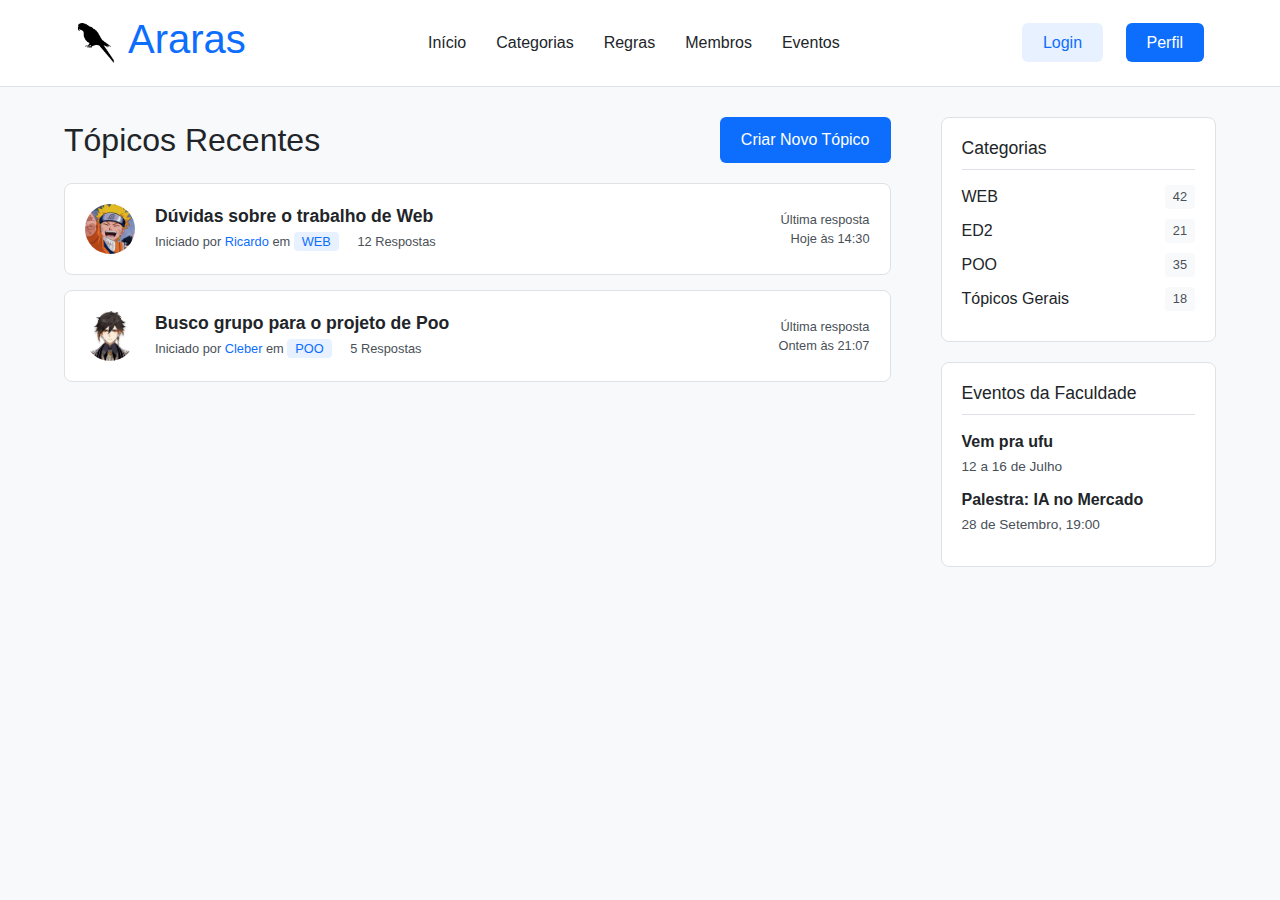
<file: index.html>
<!DOCTYPE html>
<html lang="pt-BR">

<head>
    <meta charset="UTF-8">
    <meta name="viewport" content="width=device-width, initial-scale=1.0">
    <title>Fórum Araras</title>

    <link href="https://cdn.jsdelivr.net/npm/bootstrap@5.3.3/dist/css/bootstrap.min.css" rel="stylesheet"
        integrity="sha384-QWTKZyjpPEjISv5WaRU9OFeRpok6YctnYmDr5pNlyT2bRjXh0JMhjY6hW+ALEwIH" crossorigin="anonymous">

    <link rel="stylesheet" href="style.css">

    <link rel="icon" href="92020.png" type="image/png">
</head>

<body>

    <header class="cabecalho-site">
        <div class="container d-flex justify-content-between align-items-center">
            <div class="logo d-flex align-items-center">
                <img src="92020.png" alt="Logo de Arara" class="logo-imagem">
                <h1>Araras</h1>
            </div>
            <nav class="navegacao-principal d-flex">
                <a href="index.html" class="nav-link">Início</a>
                <a href="categorias.html" class="nav-link">Categorias</a>
                <a href="regras.html" class="nav-link">Regras</a>
                <a href="membros.html" class="nav-link">Membros</a>
                <a href="eventos.html" class="nav-link active">Eventos</a>
            </nav>
            <div class="cabecalho-acoes">
                <a href="Pagina de login.html" class="botao botao-login me-2">Login</a>
                <a href="Pagina de perfil.html" class="botao botao-registrar">Perfil</a>
            </div>
        </div>
    </header>

    <div class="container conteudo-pagina">
        <main class="conteudo-principal">
            <div class="topicos-cabecalho">
                <h2>Tópicos Recentes</h2>
                <!-- Botão abre modal para criar novo tópico -->
                <button class="botao botao-primario btn" data-bs-toggle="modal" data-bs-target="#modalNovoTopico">Criar
                    Novo Tópico</button>
            </div>

            <div class="lista-topicos" id="listaTopicos">
                <!-- Tópicos serão inseridos dinamicamente aqui -->
            </div>
        </main>

        <aside class="barra-lateral">
            <div class="caixa-info">
                <h4 class="caixa-info-titulo">Categorias</h4>
                <ul class="caixa-info-lista">
                    <li><a href="#">WEB <span class="contador">42</span></a></li>
                    <li><a href="#">ED2<span class="contador">21</span></a></li>
                    <li>
                        <a href="#">POO <span class="contador">35</span></a>
                    </li>
                    <li><a href="#">Tópicos Gerais <span class="contador">18</span></a></li>
                </ul>
            </div>
            <div class="caixa-info">
                <h4 class="caixa-info-titulo">Eventos da Faculdade</h4>
                <ul class="caixa-info-lista lista-eventos">
                    <li>
                        <strong>Vem pra ufu</strong>
                        <span>12 a 16 de Julho</span>
                    </li>
                    <li>
                        <strong>Palestra: IA no Mercado</strong>
                        <span>28 de Setembro, 19:00</span>
                    </li>
                </ul>
            </div>
        </aside>
    </div>

    <div class="modal fade" id="modalNovoTopico" tabindex="-1" aria-labelledby="modalNovoTopicoLabel"
        aria-hidden="true">
        <div class="modal-dialog">
            <form class="modal-content" id="formNovoTopico">
                <div class="modal-header">
                    <h5 class="modal-title" id="modalNovoTopicoLabel">Criar Novo Tópico</h5>
                    <button type="button" class="btn-close" data-bs-dismiss="modal" aria-label="Fechar"></button>
                </div>
                <div class="modal-body">
                    <div class="mb-3">
                        <label for="tituloTopico" class="form-label">Título</label>
                        <input type="text" class="form-control" id="tituloTopico" required>
                    </div>
                    <div class="mb-3">
                        <label for="categoriaTopico" class="form-label">Categoria</label>
                        <select class="form-select" id="categoriaTopico" required>
                            <option value="WEB">WEB</option>
                            <option value="ED2">ED2</option>
                            <option value="POO">POO</option>
                            <option value="Tópicos Gerais">Tópicos Gerais</option>
                        </select>
                    </div>
                    <div class="mb-3">
                        <label for="conteudoTopico" class="form-label">Conteúdo</label>
                        <textarea class="form-control" id="conteudoTopico" rows="3" required></textarea>
                    </div>
                </div>
                <div class="modal-footer">
                    <button type="submit" class="btn btn-primary">Publicar</button>
                </div>
            </form>
        </div>
    </div>

    <script>
        let usuarioAtual = null;
        let usuarios = [
            { nome: "Ricardo", avatar: "ImagemTeste01.jpg", usuario: "ricardo", senha: "123" },
            { nome: "Cleber", avatar: "ImagemTeste02.jpg", usuario: "cleber", senha: "123" }
        ];
        let topicos = [
            {
                titulo: "Dúvidas sobre o trabalho de Web",
                autor: usuarios[0],
                categoria: "WEB",
                respostas: 12,
                ultimaResposta: "Hoje às 14:30"
            },
            {
                titulo: "Busco grupo para o projeto de Poo",
                autor: usuarios[1],
                categoria: "POO",
                respostas: 5,
                ultimaResposta: "Ontem às 21:07"
            }
        ];
        function renderTopicos() {
            const lista = document.getElementById('listaTopicos');
            lista.innerHTML = '';
            topicos.forEach(topico => {
                lista.innerHTML += `
            <div class="cartao-topico">
                <div class="topico-autor-avatar">
                    <img src="${topico.autor.avatar}" alt="Avatar do autor" class="rounded-circle">
                </div>
                <div class="topico-detalhes">
                    <h3 class="topico-titulo"><a href="#">${topico.titulo}</a></h3>
                    <div class="topico-info">
                        Iniciado por <a href="#" class="nome-autor">${topico.autor.nome}</a> em <a href="#" class="topico-categoria">${topico.categoria}</a>
                        <span class="topico-estatisticas">
                            ${topico.respostas} Respostas
                        </span>
                    </div>
                </div>
                <div class="topico-ultima-postagem">
                    <span>Última resposta</span>
                    <span>${topico.ultimaResposta}</span>
                </div>
            </div>
            `;
            });
        }
        renderTopicos();
        document.getElementById('formNovoTopico').addEventListener('submit', function (e) {
            e.preventDefault();
            if (!usuarioAtual) {
                alert('Você precisa estar logado para criar um tópico.');
                return;
            }
            const titulo = document.getElementById('tituloTopico').value;
            const categoria = document.getElementById('categoriaTopico').value;
            const conteudo = document.getElementById('conteudoTopico').value;
            topicos.unshift({
                titulo,
                autor: usuarioAtual,
                categoria,
                respostas: 0,
                ultimaResposta: "Agora"
            });
            renderTopicos();
            document.getElementById('formNovoTopico').reset();
            bootstrap.Modal.getInstance(document.getElementById('modalNovoTopico')).hide();
        });
    </script>

    <script src="https://cdn.jsdelivr.net/npm/bootstrap@5.3.3/dist/js/bootstrap.bundle.min.js"
        integrity="sha384-YvpcrYf0tY3lHB60NNkmXc5s9fDVZLESaAA55NDzOxhy9GkcIdslK1eN7N6jIeHz"
        crossorigin="anonymous"></script>
</body>

</html>
</file>
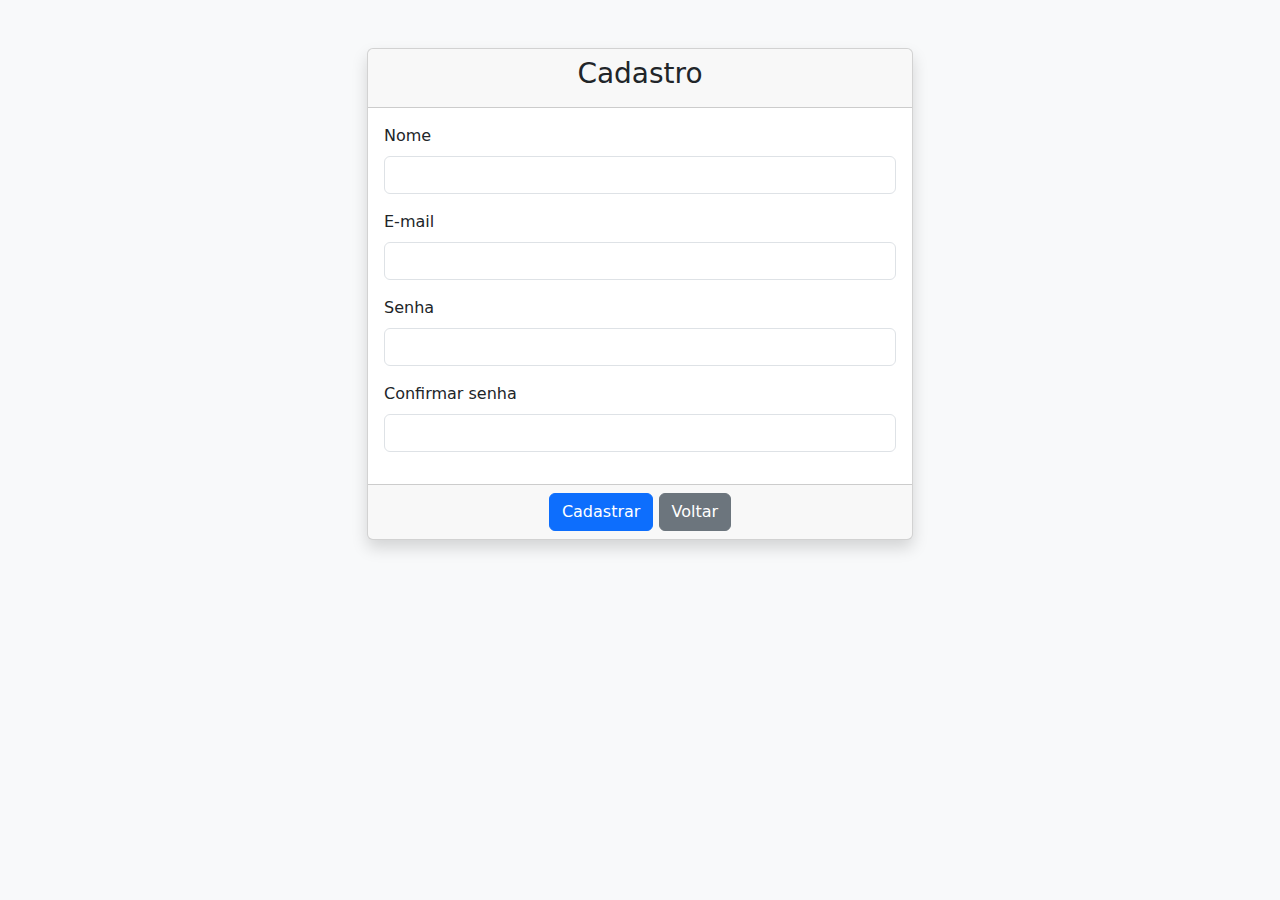
<file: Cadastrar.html>
<!DOCTYPE html>
<html lang="pt-br">
<head>
    <meta charset="UTF-8">
    <meta name="viewport" content="width=device-width, initial-scale=1">
    <title>Tela de Cadastro</title>
    <link href="https://cdn.jsdelivr.net/npm/bootstrap@5.3.0/dist/css/bootstrap.min.css" rel="stylesheet">
</head>
<body class="bg-light">
    <div class="container mt-5">
        <div class="row justify-content-center">
            <div class="col-md-6">
                <div class="card shadow">
                    <div class="card-header text-center">
                        <h3>Cadastro</h3>
                    </div>
                    <div class="card-body">
                        <form>
                            <div class="mb-3">
                                <label for="nome" class="form-label">Nome</label>
                                <input type="text" class="form-control" id="nome" required>
                            </div>
                            <div class="mb-3">
                                <label for="email" class="form-label">E-mail</label>
                                <input type="email" class="form-control" id="email" required>
                            </div>
                            <div class="mb-3">
                                <label for="senha" class="form-label">Senha</label>
                                <input type="password" class="form-control" id="senha" required>
                            </div>
                            <div class="mb-3">
                                <label for="senha" class="form-label">Confirmar senha</label>
                                <input type="password" class="form-control" id="senha" required>
                            </div>
                        </form>
                    </div>
                
                    <div class="card-footer text-center">
                        <button type="submit" class="btn btn-primary">Cadastrar</button>
                        <a href="Pagina de login.html" class="btn btn-secondary">Voltar</a>
                    </div>
                </div>
            </div>
        </div>
    </div>
</body>
</file>
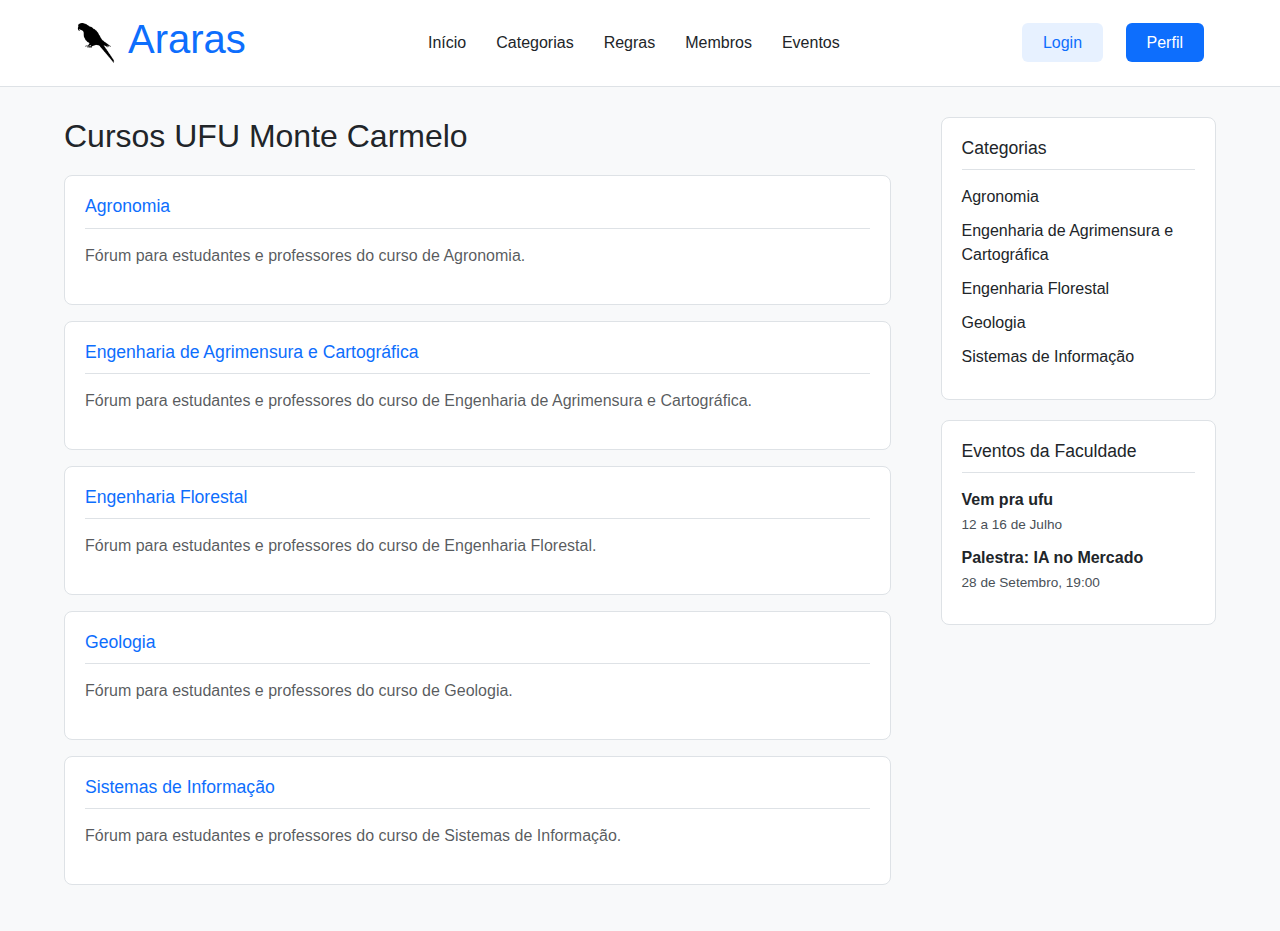
<file: categorias.html>
<!DOCTYPE html>
<html lang="pt-BR">

<head>
    <meta charset="UTF-8">
    <meta name="viewport" content="width=device-width, initial-scale=1.0">
    <title>Categorias - Fórum Araras</title>

    <link href="https://cdn.jsdelivr.net/npm/bootstrap@5.3.3/dist/css/bootstrap.min.css" rel="stylesheet"
        integrity="sha384-QWTKZyjpPEjISv5WaRU9OFeRpok6YctnYmDr5pNlyT2bRjXh0JMhjY6hW+ALEwIH" crossorigin="anonymous">

    <link rel="stylesheet" href="style.css">

    <link rel="icon" href="92020.png" type="image/png">
</head>

<body>

    <header class="cabecalho-site">
        <div class="container d-flex justify-content-between align-items-center">
            <div class="logo d-flex align-items-center">
                <img src="92020.png" alt="Logo de Arara" class="logo-imagem">
                <h1>Araras</h1>
            </div>
            <nav class="navegacao-principal d-flex">
                <a href="index.html" class="nav-link">Início</a>
                <a href="categorias.html" class="nav-link active">Categorias</a>
                <a href="regras.html" class="nav-link">Regras</a>
                <a href="membros.html" class="nav-link">Membros</a>
                <a href="eventos.html" class="nav-link">Eventos</a>
            </nav>
            <div class="cabecalho-acoes">
                <a href="Pagina de login.html" class="botao botao-login me-2">Login</a>
                <a href="Pagina de perfil.html" class="botao botao-registrar">Perfil</a>
            </div>
        </div>
    </header>

    <div class="container conteudo-pagina">
        <main class="conteudo-principal">
            <div class="topicos-cabecalho">
                <h2 id="tituloPrincipal">Cursos UFU Monte Carmelo</h2>
            </div>

            <div class="lista-principal" id="listaPrincipal">
            </div>
        </main>

        <aside class="barra-lateral">
            <div class="caixa-info">
                <h4 class="caixa-info-titulo">Categorias</h4>
                <ul class="caixa-info-lista">
                    <li><a href="categorias.html?curso=Agronomia">Agronomia</a></li>
                    <li><a href="categorias.html?curso=Engenharia%20de%20Agrimensura%20e%20Cartogr%C3%A1fica">Engenharia
                            de Agrimensura e Cartográfica</a></li>
                    <li><a href="categorias.html?curso=Engenharia%20Florestal">Engenharia Florestal</a></li>
                    <li><a href="categorias.html?curso=Geologia">Geologia</a></li>
                    <li><a href="categorias.html?curso=Sistemas%20de%20Informa%C3%A7%C3%A3o">Sistemas de Informação</a>
                    </li>
                </ul>
            </div>
            <div class="caixa-info">
                <h4 class="caixa-info-titulo">Eventos da Faculdade</h4>
                <ul class="caixa-info-lista lista-eventos">
                    <li>
                        <strong>Vem pra ufu</strong>
                        <span>12 a 16 de Julho</span>
                    </li>
                    <li>
                        <strong>Palestra: IA no Mercado</strong>
                        <span>28 de Setembro, 19:00</span>
                    </li>
                </ul>
            </div>
        </aside>
    </div>

    <div class="modal fade" id="modalLogin" tabindex="-1" aria-labelledby="modalLoginLabel" aria-hidden="true">
        <div class="modal-dialog">
            <form class="modal-content" id="formLogin">
                <div class="modal-header">
                    <h5 class="modal-title" id="modalLoginLabel">Login</h5>
                    <button type="button" class="btn-close" data-bs-dismiss="modal" aria-label="Fechar"></button>
                </div>
                <div class="modal-body">
                    <div class="mb-3">
                        <label for="loginUsuario" class="form-label">Usuário</label>
                        <input type="text" class="form-control" id="loginUsuario" required>
                    </div>
                    <div class="mb-3">
                        <label for="loginSenha" class="form-label">Senha</label>
                        <input type="password" class="form-control" id="loginSenha" required>
                    </div>
                </div>
                <div class="modal-footer">
                    <button type="submit" class="btn btn-primary">Entrar</button>
                </div>
            </form>
        </div>
    </div>

    <script src="https://cdn.jsdelivr.net/npm/bootstrap@5.3.3/dist/js/bootstrap.bundle.min.js"
        integrity="sha384-YvpcrYf0tY3lHB60NNkmXc5s9fDVZLESaAA55NDzOxhy9GkcIdslK1eN7N6jIeHz"
        crossorigin="anonymous"></script>

    <script src="categorias.js" defer></script>
</body>

</html>
</file>
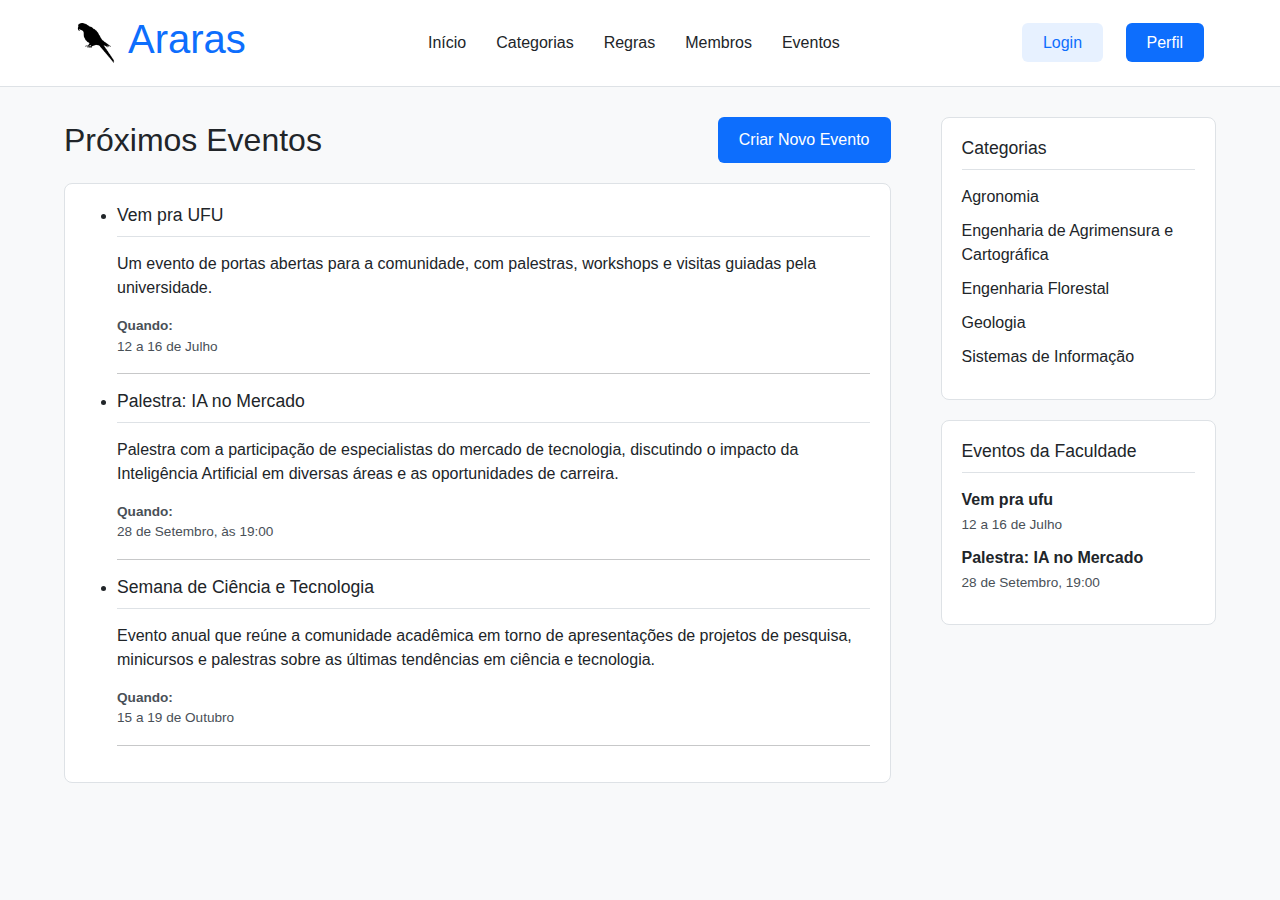
<file: eventos.html>
<!DOCTYPE html>
<html lang="pt-BR">

<head>
    <meta charset="UTF-8">
    <meta name="viewport" content="width=device-width, initial-scale=1.0">
    <title>Eventos - Fórum Araras</title>

    <link href="https://cdn.jsdelivr.net/npm/bootstrap@5.3.3/dist/css/bootstrap.min.css" rel="stylesheet"
        integrity="sha384-QWTKZyjpPEjISv5WaRU9OFeRpok6YctnYmDr5pNlyT2bRjXh0JMhjY6hW+ALEwIH" crossorigin="anonymous">

    <link rel="stylesheet" href="style.css">

    <link rel="icon" href="92020.png" type="image/png">
</head>

<body>
    
    <header class="cabecalho-site">
        <div class="container d-flex justify-content-between align-items-center">
            <div class="logo d-flex align-items-center">
                <img src="92020.png" alt="Logo de Arara" class="logo-imagem">
                <h1>Araras</h1>
            </div>
            <nav class="navegacao-principal d-flex">
                <a href="index.html" class="nav-link">Início</a>
                <a href="categorias.html" class="nav-link">Categorias</a>
                <a href="regras.html" class="nav-link">Regras</a>
                <a href="membros.html" class="nav-link">Membros</a>
                <a href="eventos.html" class="nav-link active">Eventos</a>
            </nav>
            <div class="cabecalho-acoes">
                <a href="Pagina de login.html" class="botao botao-login me-2">Login</a>
                <a href="Pagina de perfil.html" class="botao botao-registrar">Perfil</a>
            </div>
        </div>
    </header>

    <div class="container conteudo-pagina">
        <main class="conteudo-principal">
            <div class="topicos-cabecalho">
                <h2>Próximos Eventos</h2>
                <button class="botao botao-primario btn" data-bs-toggle="modal" data-bs-target="#modalNovoEvento">
                    Criar Novo Evento
                </button>
            </div>

            <div class="caixa-info">
                <div class="lista-eventos" id="listaEventos">
                </div>
            </div>
        </main>

        <aside class="barra-lateral">
            <div class="caixa-info">
                <h4 class="caixa-info-titulo">Categorias</h4>
                <ul class="caixa-info-lista">
                    <li><a href="categorias.html?curso=Agronomia">Agronomia</a></li>
                    <li><a href="categorias.html?curso=Engenharia%20de%20Agrimensura%20e%20Cartogr%C3%A1fica">Engenharia
                            de Agrimensura e Cartográfica</a></li>
                    <li><a href="categorias.html?curso=Engenharia%20Florestal">Engenharia Florestal</a></li>
                    <li><a href="categorias.html?curso=Geologia">Geologia</a></li>
                    <li><a href="categorias.html?curso=Sistemas%20de%20Informa%C3%A7%C3%A3o">Sistemas de Informação</a>
                    </li>
                </ul>
            </div>
            <div class="caixa-info">
                <h4 class="caixa-info-titulo">Eventos da Faculdade</h4>
                <ul class="caixa-info-lista lista-eventos">
                    <li>
                        <strong>Vem pra ufu</strong>
                        <span>12 a 16 de Julho</span>
                    </li>
                    <li>
                        <strong>Palestra: IA no Mercado</strong>
                        <span>28 de Setembro, 19:00</span>
                    </li>
                </ul>
            </div>
        </aside>
    </div>

    <div class="modal fade" id="modalNovoEvento" tabindex="-1" aria-labelledby="modalNovoEventoLabel"
        aria-hidden="true">
        <div class="modal-dialog">
            <form class="modal-content" id="formNovoEvento">
                <div class="modal-header">
                    <h5 class="modal-title" id="modalNovoEventoLabel">Criar Novo Evento</h5>
                    <button type="button" class="btn-close" data-bs-dismiss="modal" aria-label="Fechar"></button>
                </div>
                <div class="modal-body">
                    <div class="mb-3">
                        <label for="tituloEvento" class="form-label">Título do Evento</label>
                        <input type="text" class="form-control" id="tituloEvento" required>
                    </div>
                    <div class="mb-3">
                        <label for="dataEvento" class="form-label">Data e Hora</label>
                        <input type="text" class="form-control" id="dataEvento" placeholder="Ex: 28 de Setembro, 19:00"
                            required>
                    </div>
                    <div class="mb-3">
                        <label for="descricaoEvento" class="form-label">Descrição</label>
                        <textarea class="form-control" id="descricaoEvento" rows="3" required></textarea>
                    </div>
                </div>
                <div class="modal-footer">
                    <button type="submit" class="btn btn-primary">Publicar Evento</button>
                </div>
            </form>
        </div>
    </div>

    <div class="modal fade" id="modalLogin" tabindex="-1" aria-labelledby="modalLoginLabel" aria-hidden="true">
        <div class="modal-dialog">
            <form class="modal-content" id="formLogin">
                <div class="modal-header">
                    <h5 class="modal-title" id="modalLoginLabel">Login</h5>
                    <button type="button" class="btn-close" data-bs-dismiss="modal" aria-label="Fechar"></button>
                </div>
                <div class="modal-body">
                    <div class="mb-3">
                        <label for="loginUsuario" class="form-label">Usuário</label>
                        <input type="text" class="form-control" id="loginUsuario" required>
                    </div>
                    <div class="mb-3">
                        <label for="loginSenha" class="form-label">Senha</label>
                        <input type="password" class="form-control" id="loginSenha" required>
                    </div>
                </div>
                <div class="modal-footer">
                    <button type="submit" class="btn btn-primary">Entrar</button>
                </div>
            </form>
        </div>
    </div>

    <script src="https://cdn.jsdelivr.net/npm/bootstrap@5.3.3/dist/js/bootstrap.bundle.min.js"
        integrity="sha384-YvpcrYf0tY3lHB60NNkmXc5s9fDVZLESaAA55NDzOxhy9GkcIdslK1eN7N6jIeHz"
        crossorigin="anonymous"></script>

    <script src="eventos.js" defer></script>
</body>

</html>
</file>
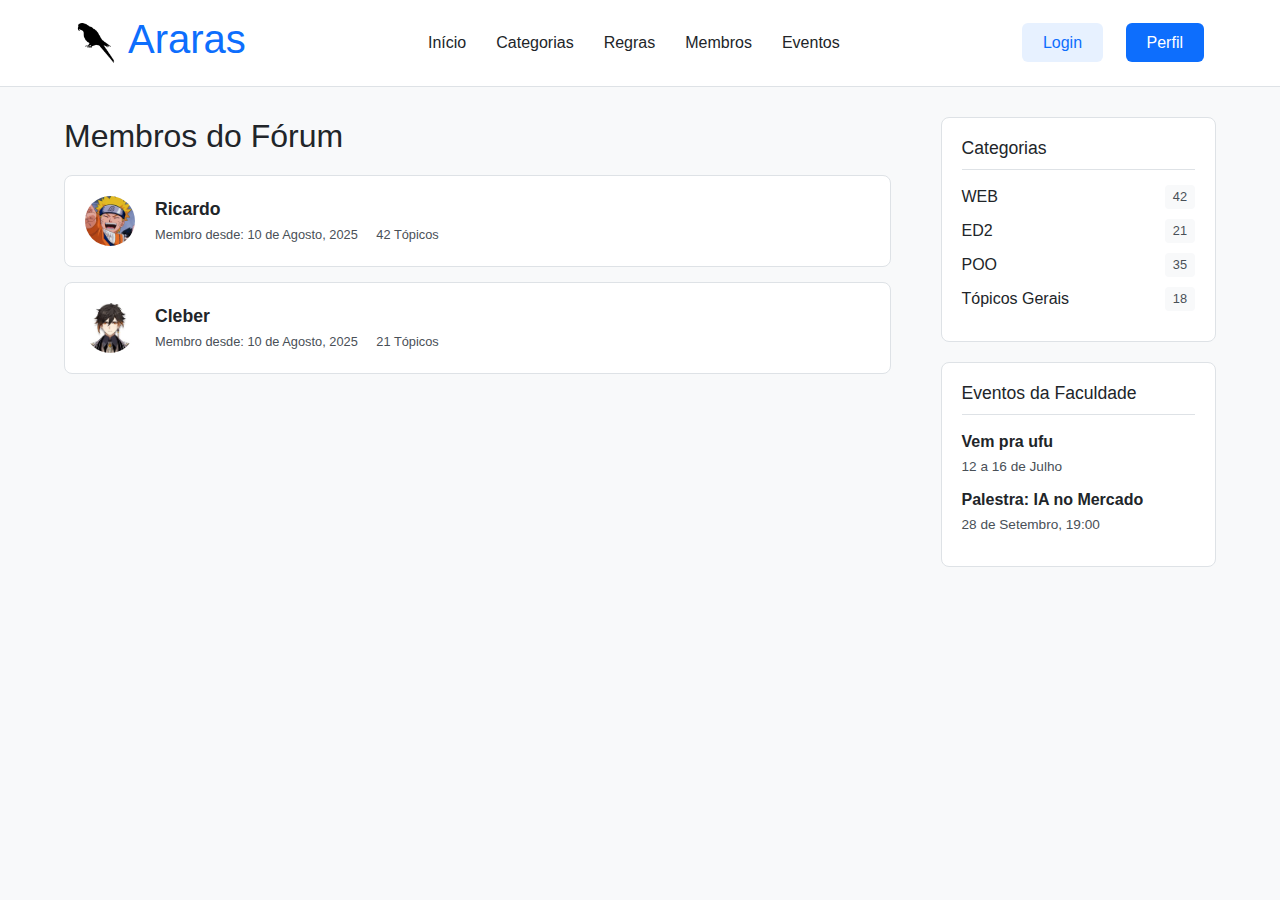
<file: membros.html>
<!DOCTYPE html>
<html lang="pt-BR">

<head>
    <meta charset="UTF-8">
    <meta name="viewport" content="width=device-width, initial-scale=1.0">
    <title>Membros - Fórum Araras</title>

    <link href="https://cdn.jsdelivr.net/npm/bootstrap@5.3.3/dist/css/bootstrap.min.css" rel="stylesheet"
        integrity="sha384-QWTKZyjpPEjISv5WaRU9OFeRpok6YctnYmDr5pNlyT2bRjXh0JMhjY6hW+ALEwIH" crossorigin="anonymous">

    <link rel="stylesheet" href="style.css">

    <link rel="icon" href="92020.png" type="image/png">
</head>

<body>

    <header class="cabecalho-site">
        <div class="container d-flex justify-content-between align-items-center">
            <div class="logo d-flex align-items-center">
                <img src="92020.png" alt="Logo de Arara" class="logo-imagem">
                <h1>Araras</h1>
            </div>
            <nav class="navegacao-principal d-flex">
                <a href="index.html" class="nav-link">Início</a>
                <a href="categorias.html" class="nav-link">Categorias</a>
                <a href="regras.html" class="nav-link">Regras</a>
                <a href="membros.html" class="nav-link active">Membros</a>
                <a href="eventos.html" class="nav-link active">Eventos</a>
            </nav>
            <div class="cabecalho-acoes">
                <a href="Pagina de login.html" class="botao botao-login me-2">Login</a>
                <a href="Pagina de perfil.html" class="botao botao-registrar">Perfil</a>
            </div>
        </div>
    </header>

    <div class="container conteudo-pagina">
        <main class="conteudo-principal">
            <div class="topicos-cabecalho">
                <h2>Membros do Fórum</h2>
            </div>
            <div class="lista-membros">
                <div class="cartao-topico">
                    <div class="topico-autor-avatar">
                        <img src="ImagemTeste01.jpg" alt="Avatar do Ricardo" class="rounded-circle">
                    </div>
                    <div class="topico-detalhes">
                        <h3 class="topico-titulo"><a href="#">Ricardo</a></h3>
                        <div class="topico-info">
                            <span>Membro desde: 10 de Agosto, 2025</span>
                            <span class="topico-estatisticas">
                                42 Tópicos
                            </span>
                        </div>
                    </div>
                </div>
                <div class="cartao-topico">
                    <div class="topico-autor-avatar">
                        <img src="ImagemTeste02.jpg" alt="Avatar do Cleber" class="rounded-circle">
                    </div>
                    <div class="topico-detalhes">
                        <h3 class="topico-titulo"><a href="#">Cleber</a></h3>
                        <div class="topico-info">
                            <span>Membro desde: 10 de Agosto, 2025</span>
                            <span class="topico-estatisticas">
                                21 Tópicos
                            </span>
                        </div>
                    </div>
                </div>
            </div>
        </main>

        <aside class="barra-lateral">
            <div class="caixa-info">
                <h4 class="caixa-info-titulo">Categorias</h4>
                <ul class="caixa-info-lista">
                    <li><a href="#">WEB <span class="contador">42</span></a></li>
                    <li><a href="#">ED2<span class="contador">21</span></a></li>
                    <li>
                        <a href="#">POO <span class="contador">35</span></a>
                    </li>
                    <li><a href="#">Tópicos Gerais <span class="contador">18</span></a></li>
                </ul>
            </div>
            <div class="caixa-info">
                <h4 class="caixa-info-titulo">Eventos da Faculdade</h4>
                <ul class="caixa-info-lista lista-eventos">
                    <li>
                        <strong>Vem pra ufu</strong>
                        <span>12 a 16 de Julho</span>
                    </li>
                    <li>
                        <strong>Palestra: IA no Mercado</strong>
                        <span>28 de Setembro, 19:00</span>
                    </li>
                </ul>
            </div>
        </aside>
    </div>

    <div class="modal fade" id="modalLogin" tabindex="-1" aria-labelledby="modalLoginLabel" aria-hidden="true">
        <div class="modal-dialog">
            <form class="modal-content" id="formLogin">
                <div class="modal-header">
                    <h5 class="modal-title" id="modalLoginLabel">Login</h5>
                    <button type="button" class="btn-close" data-bs-dismiss="modal" aria-label="Fechar"></button>
                </div>
                <div class="modal-body">
                    <div class="mb-3">
                        <label for="loginUsuario" class="form-label">Usuário</label>
                        <input type="text" class="form-control" id="loginUsuario" required>
                    </div>
                    <div class="mb-3">
                        <label for="loginSenha" class="form-label">Senha</label>
                        <input type="password" class="form-control" id="loginSenha" required>
                    </div>
                </div>
                <div class="modal-footer">
                    <button type="submit" class="btn btn-primary">Entrar</button>
                </div>
            </form>
        </div>
    </div>

    <script src="https://cdn.jsdelivr.net/npm/bootstrap@5.3.3/dist/js/bootstrap.bundle.min.js"
        integrity="sha384-YvpcrYf0tY3lHB60NNkmXc5s9fDVZLESaAA55NDzOxhy9GkcIdslK1eN7N6jIeHz"
        crossorigin="anonymous"></script>
</body>

</html>
</file>
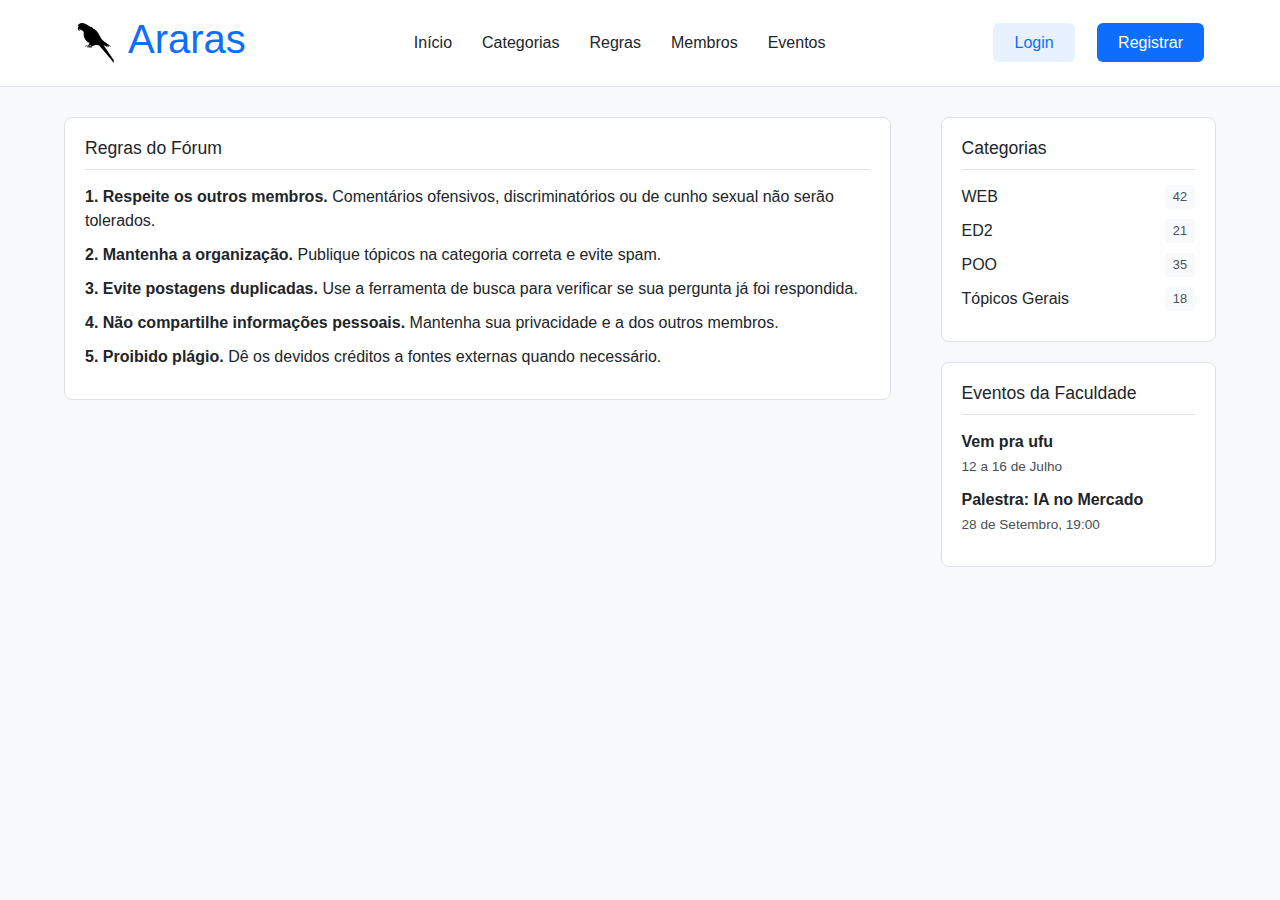
<file: Regras.html>
<!DOCTYPE html>
<html lang="pt-BR">

<head>
    <meta charset="UTF-8">
    <meta name="viewport" content="width=device-width, initial-scale=1.0">
    <title>Regras - Fórum Araras</title>

    <link href="https://cdn.jsdelivr.net/npm/bootstrap@5.3.3/dist/css/bootstrap.min.css" rel="stylesheet"
        integrity="sha384-QWTKZyjpPEjISv5WaRU9OFeRpok6YctnYmDr5pNlyT2bRjXh0JMhjY6hW+ALEwIH" crossorigin="anonymous">

    <link rel="stylesheet" href="style.css">

    <link rel="icon" href="92020.png" type="image/png">
</head>

<body>

    <header class="cabecalho-site">
        <div class="container d-flex justify-content-between align-items-center">
            <div class="logo d-flex align-items-center">
                <img src="92020.png" alt="Logo de Arara" class="logo-imagem">
                <h1>Araras</h1>
            </div>
            <nav class="navegacao-principal d-flex">
                <a href="index.html" class="nav-link">Início</a>
                <a href="categorias.html" class="nav-link">Categorias</a>
                <a href="regras.html" class="nav-link active">Regras</a>
                <a href="membros.html" class="nav-link">Membros</a>
                <a href="eventos.html" class="nav-link active">Eventos</a>
            </nav>
            <div class="cabecalho-acoes">
                <a href="#" class="botao botao-login me-2" data-bs-toggle="modal" data-bs-target="#modalLogin">Login</a>
                <a href="#" class="botao botao-registrar">Registrar</a>
            </div>
        </div>
    </header>

    <div class="container conteudo-pagina">
        <main class="conteudo-principal">
            <div class="caixa-info">
                <h2 class="caixa-info-titulo">Regras do Fórum</h2>
                <ul class="caixa-info-lista">
                    <li>
                        <strong>1. Respeite os outros membros.</strong>
                        <span>Comentários ofensivos, discriminatórios ou de cunho sexual não serão tolerados.</span>
                    </li>
                    <li>
                        <strong>2. Mantenha a organização.</strong>
                        <span>Publique tópicos na categoria correta e evite spam.</span>
                    </li>
                    <li>
                        <strong>3. Evite postagens duplicadas.</strong>
                        <span>Use a ferramenta de busca para verificar se sua pergunta já foi respondida.</span>
                    </li>
                    <li>
                        <strong>4. Não compartilhe informações pessoais.</strong>
                        <span>Mantenha sua privacidade e a dos outros membros.</span>
                    </li>
                    <li>
                        <strong>5. Proibido plágio.</strong>
                        <span>Dê os devidos créditos a fontes externas quando necessário.</span>
                    </li>
                </ul>
            </div>
        </main>

        <aside class="barra-lateral">
            <div class="caixa-info">
                <h4 class="caixa-info-titulo">Categorias</h4>
                <ul class="caixa-info-lista">
                    <li><a href="#">WEB <span class="contador">42</span></a></li>
                    <li><a href="#">ED2<span class="contador">21</span></a></li>
                    <li>
                        <a href="#">POO <span class="contador">35</span></a>
                    </li>
                    <li><a href="#">Tópicos Gerais <span class="contador">18</span></a></li>
                </ul>
            </div>
            <div class="caixa-info">
                <h4 class="caixa-info-titulo">Eventos da Faculdade</h4>
                <ul class="caixa-info-lista lista-eventos">
                    <li>
                        <strong>Vem pra ufu</strong>
                        <span>12 a 16 de Julho</span>
                    </li>
                    <li>
                        <strong>Palestra: IA no Mercado</strong>
                        <span>28 de Setembro, 19:00</span>
                    </li>
                </ul>
            </div>
        </aside>
    </div>

    <div class="modal fade" id="modalLogin" tabindex="-1" aria-labelledby="modalLoginLabel" aria-hidden="true">
        <div class="modal-dialog">
            <form class="modal-content" id="formLogin">
                <div class="modal-header">
                    <h5 class="modal-title" id="modalLoginLabel">Login</h5>
                    <button type="button" class="btn-close" data-bs-dismiss="modal" aria-label="Fechar"></button>
                </div>
                <div class="modal-body">
                    <div class="mb-3">
                        <label for="loginUsuario" class="form-label">Usuário</label>
                        <input type="text" class="form-control" id="loginUsuario" required>
                    </div>
                    <div class="mb-3">
                        <label for="loginSenha" class="form-label">Senha</label>
                        <input type="password" class="form-control" id="loginSenha" required>
                    </div>
                </div>
                <div class="modal-footer">
                    <button type="submit" class="btn btn-primary">Entrar</button>
                </div>
            </form>
        </div>
    </div>

    <script src="https://cdn.jsdelivr.net/npm/bootstrap@5.3.3/dist/js/bootstrap.bundle.min.js"
        integrity="sha384-YvpcrYf0tY3lHB60NNkmXc5s9fDVZLESaAA55NDzOxhy9GkcIdslK1eN7N6jIeHz"
        crossorigin="anonymous"></script>
</body>

</html>
</file>
<file: style.css>
body {
    font-family: sans-serif; 
    margin: 0;
    background-color: #f8f9fa;
    color: #212529;
}
.container {
    width: 90%;
    max-width: 1200px;
    margin: 0 auto;
}

a {
    color: #0d6efd;
    text-decoration: none;
    transition: color 0.2s;
}
a:hover {
    color: #0a58ca;
}
.botao {
    padding: 10px 20px;
    border-radius: 6px;
    font-weight: 500;
    text-align: center;
    border: 1px solid transparent;
}
.botao-primario {
    background-color: #0d6efd;
    color: #ffffff;
}
.botao-primario:hover {
    background-color: #0a58ca;
    color: #ffffff;
}
.botao-login {
    background-color: #e7f1ff;
    color: #0d6efd;
}
.botao-registrar {
    background-color: #0d6efd;
    color: #ffffff;
    margin-left: 10px;
}
.cabecalho-site {
    background-color: #ffffff;
    padding: 15px 0;
    border-bottom: 1px solid #dee2e6;
}
.cabecalho-site .container {
    display: flex;
    justify-content: space-between;
    align-items: center;
}
.logo {
    display: flex;
    align-items: center;
    font-size: 1.5rem;
    font-weight: 600;
    color: #0d6efd;
}
.logo-imagem {
    width: 40px;
    height: 40px;
    margin-right: 12px;
}
.navegacao-principal a {
    color: #212529;
    margin: 0 15px;
    font-weight: 500;
}
.navegacao-principal a:hover {
    color: #0d6efd;
}
.conteudo-pagina {
    display: flex;
    gap: 50px;
    padding: 30px 0;
}
.conteudo-principal {
    flex: 3;
}
.barra-lateral {
    flex: 1;
}
.topicos-cabecalho {
    display: flex;
    justify-content: space-between;
    align-items: center;
    margin-bottom: 20px;
}
.topicos-cabecalho h2 {
    margin: 0;
}
.cartao-topico {
    display: flex;
    align-items: center;
    background-color: #ffffff;
    border: 1px solid #dee2e6;
    border-radius: 8px;
    padding: 20px;
    margin-bottom: 15px;
    transition: box-shadow 0.2s;
}
.cartao-topico:hover {
    box-shadow: 0 4px 8px rgba(0,0,0,0.05);
    border-color: #0d6efd;
}
.topico-autor-avatar img {
    width: 50px;
    height: 50px;
    border-radius: 50%;
    margin-right: 20px;
}
.topico-detalhes {
    flex-grow: 1;
}
.topico-titulo {
    margin: 0 0 5px 0;
    font-size: 1.1rem;
}
.topico-titulo a {
    color: #212529;
    font-weight: 600;
}
.topico-info {
    font-size: 0.8rem;
    color: #495057;
}
.nome-autor {
    font-weight: 500;
}
.topico-categoria {
    background-color: #e7f1ff;
    padding: 2px 8px;
    border-radius: 4px;
    font-weight: 500;
}
.topico-estatisticas {
    margin-left: 15px;
}
.topico-ultima-postagem {
    text-align: right;
    font-size: 0.8rem;
    color: #495057;
    flex-shrink: 0; 
}
.topico-ultima-postagem span {
    display: block;
}
.caixa-info {
    background-color: #ffffff;
    border: 1px solid #dee2e6;
    border-radius: 8px;
    padding: 20px;
    margin-bottom: 20px;
}
.caixa-info-titulo {
    margin: 0 0 15px 0;
    font-size: 1.1rem;
    padding-bottom: 10px;
    border-bottom: 1px solid #dee2e6;
}
.caixa-info-lista {
    list-style: none;
    padding: 0;
    margin: 0;
}
.caixa-info-lista li {
    margin-bottom: 10px;
}
.caixa-info-lista a {
    color: #212529;
    font-weight: 500;
    display: flex;
    justify-content: space-between;
}
.contador {
    background-color: #f8f9fa;
    padding: 2px 8px;
    border-radius: 4px;
    font-size: 0.8rem;
    color: #495057;
}
.lista-eventos strong {
    display: block;
}
.lista-eventos span {
    font-size: 0.85rem;
    color: #495057;
}
</file>
